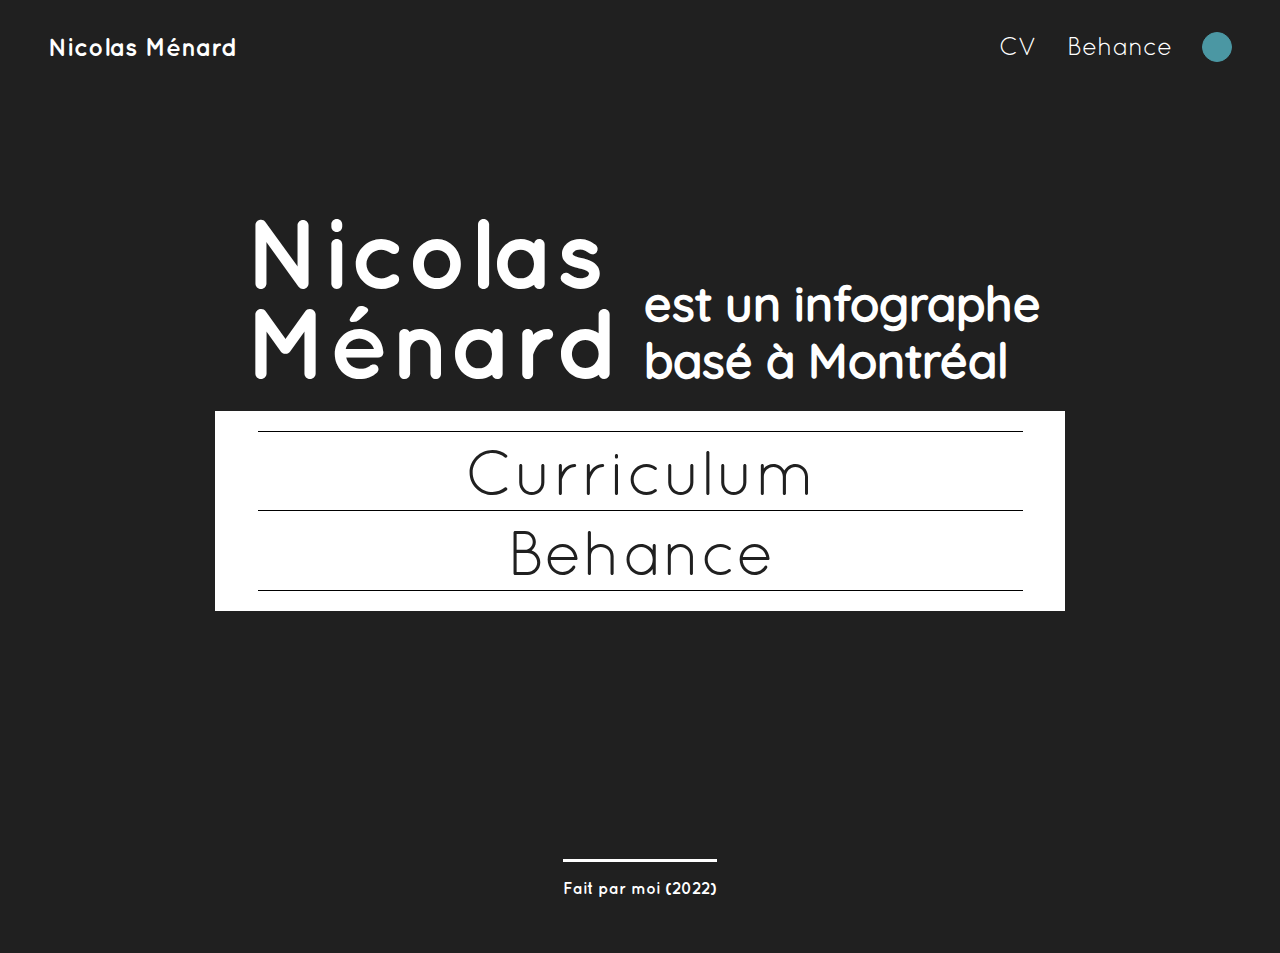
<file: index.html>
<!DOCTYPE html>
<html lang="fr-CA">
<head>
<meta charset="UTF-8">
<meta name="viewport" content="width=device-width, initial-scale=1">
<link rel="stylesheet" type="text/css" href="index_stylesheet.css">
<script type="text/javascript" src="script.js"></script>
<title>Nicolas Ménard</title>
</head>
<body id="body">
<header>
<div class="contenantNavigation">
<nav>
<ul class="navigation sansBullet">
  <li class="nav-1"><a href="index.html">Nicolas Ménard</a></li>
  <li class="nav-2"><a href="curriculum.html">CV</a></li>
  <li class="nav-3"><a href="https://www.behance.net/gallery/145959057/Portfolio-Nicolas-Mnard">Behance</a></li>
  <li class="nav-4"><button onclick = "cercle()" id="cercle" class="cercle"/></li>
</ul>
</nav>
</header>

<main>


<div class="containerTitre">
  <div class="titre">
    <h1>Nicolas<br/>Ménard</h1>
  </div>
  <div class="quoi">
    <h2>est un infographe<br/>basé à Montréal</h2>
  </div>
</div>

<div class="containerMenu">
  <div class="menu">

<button class="curriculum"><a href="curriculum.html">Curriculum</a></button>
<button class="portfolio"><a href="https://www.behance.net/gallery/145959057/Portfolio-Nicolas-Mnard">Behance</a></button>


  </div>
</div>



</containerTitre>
















</main>

<footer>
<div class="containerFooter">
<p class="footer">Fait par moi (2022)</p>
</div>
</footer>




</body>

</html>
</file>
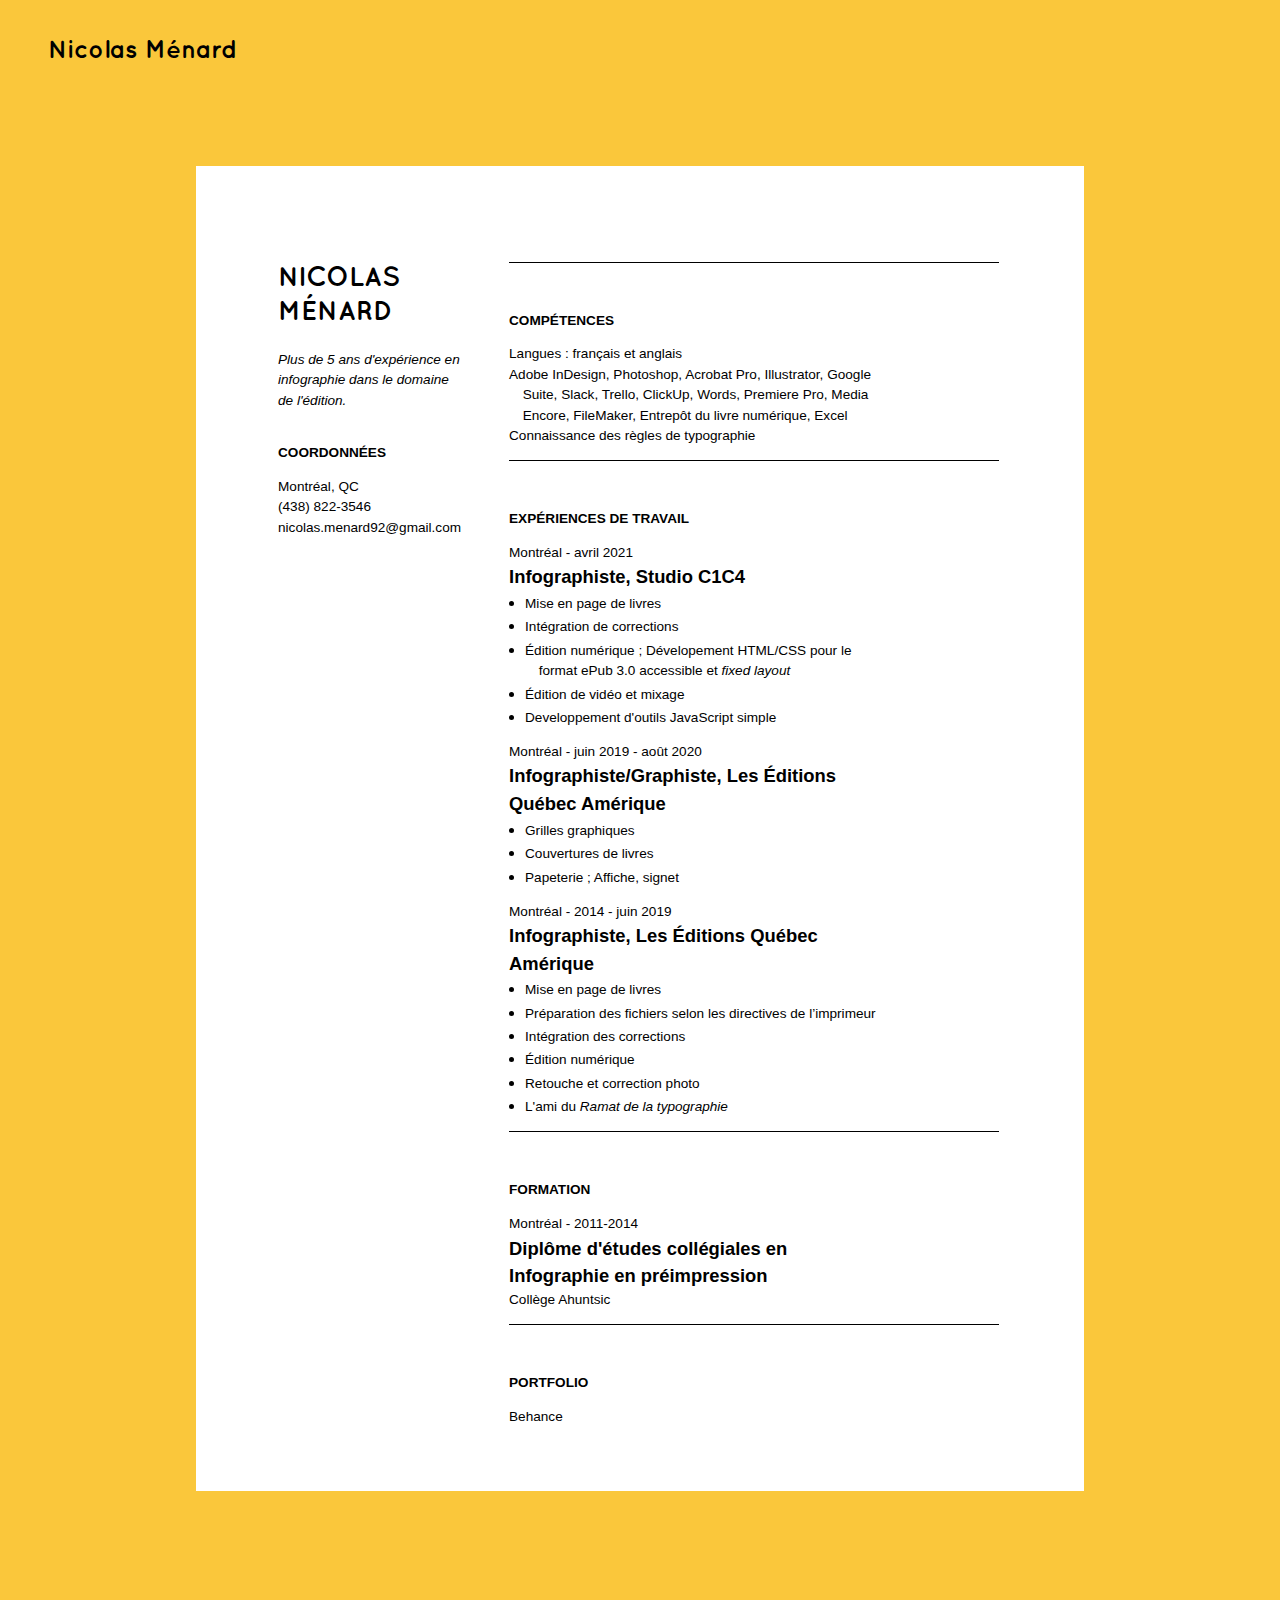
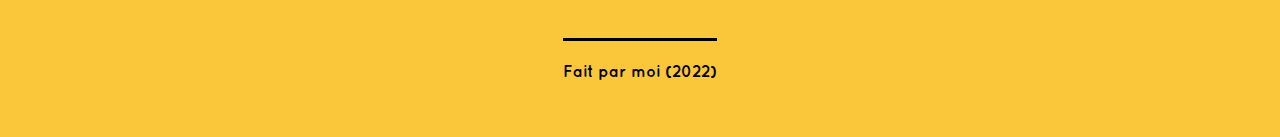
<file: curriculum.html>
<!DOCTYPE html>
<html lang="fr-CA">
<head>
<meta charset="UTF-8">
<meta name="viewport" content="width=device-width, initial-scale=1">

<!-- Our custom CSS -->
<link rel="stylesheet" type="text/css" href="index_stylesheet.css">
<link rel="stylesheet" type="text/css" href="curriculum_stylesheet.css">
<!-- <script src="script.js"></script>-->
<title>Curriculum</title>
</head>
<body id="body">
<header>
<div class="contenantNavigation">
<nav>
<ul class="navigation sansBullet">
  <li class="nav-1"><a href="index.html">Nicolas Ménard</a></li>
</li>
</ul>
</nav>
</header>



<div class="container" style="margin-bottom:96px;">




  <div class="containerIntro">



    <div class="plancheIntro">

<div class="coordonnees">

      <p class="textePresentation"><span class="nom">NICOLAS MÉNARD</span><br/><br/>Plus de 5 ans d'expérience en infographie dans le domaine de l'édition.</p>
</div>


<div class="coordonnees">
<li class="coordonnees">

 <ul class="coordonnees">
      <p class="titre"><b>Coordonnées</b></p>
              </ul>

  <ul class="coordonnees">
      <p class="tache">Montréal, QC</p>
              </ul>

  <ul class="coordonnees">

      <p class="tache">(438) 822-3546</p>
              </ul>

  <ul class="coordonnees" id="espaceApres">

    <p class="tache">nicolas.menard92@gmail.com</p>
        </ul>
</li>
</div>
    </div>
  </div>



  <div class="containerCV">

      <div class="plancheCV">    
          <div class="colonneGauche">
              <p class="titre">Compétences</p>
           </div>  

            <div class="colonneDroite">
                <p class="tache">Langues : français et anglais</p>
                <p class="tache">Adobe InDesign, Photoshop, Acrobat Pro, Illustrator, Google Suite, Slack, Trello, ClickUp, Words, Premiere Pro, Media Encore, FileMaker, Entrepôt du livre numérique, Excel</p>
                <p class="tache-espApres">Connaissance des règles de typographie</p>
            </div>
      </div>

    <div class="plancheCV"> 
              <div class="colonneGauche">
   
      <p class="titre">Expériences de&#160;travail</p>
                 </div>    
            <div class="colonneDroite">


      <p class="ville">Montréal - avril 2021</p>
      <p class="role">Infographiste, Studio C1C4</p>

  <ul>
      <li><p class="tache">Mise en page de livres</p></li>
      <li><p class="tache">Intégration de corrections</p></li>
      <li><p class="tache">Édition numérique ; Dévelopement HTML/CSS pour le format ePub 3.0 accessible et <i>fixed layout</i></p></li>
      <li><p class="tache">Édition de vidéo et mixage</p></li>
      <li><p class="tache-espApres">Developpement d'outils JavaScript simple</p></li>

</ul>



      <p class="ville">Montréal - juin 2019 - août 2020</p>
      <p class="role">Infographiste/Graphiste, Les Éditions Québec Amérique</p>
 
  <ul>

      <li><p class="tache">Grilles graphiques</p></li>
      <li><p class="tache">Couvertures de livres</p></li>
      <li><p class="tache-espApres">Papeterie ; Affiche, signet</p></li>
</ul>



      <p class="ville">Montréal - 2014 - juin 2019</p>
      <p class="role">Infographiste, Les Éditions Québec Amérique</p>

  <ul>
      <li><p class="tache">Mise en page de livres</p></li>
      <li><p class="tache">Préparation des fichiers selon les directives de l’imprimeur</p></li>
      <li><p class="tache">Intégration des corrections</p></li>
      <li><p class="tache">Édition numérique</p></li>
      <li><p class="tache">Retouche et correction photo</p></li>
      <li><p class="tache-espApres">L'ami du <i><a href="https://www.ramat.ca/">Ramat de la typographie</a></i></p></li>

</ul>



   </div>


   </div>

    <div class="plancheCV"> 
              <div class="colonneGauche">
   
      <p class="titre">Formation</p>
                 </div>    
            <div class="colonneDroite">

      <p class="ville">Montréal - 2011-2014</p>
      <p class="role">Diplôme d'études collégiales en Infographie en préimpression</p>
      <p class="tache-espApres">Collège Ahuntsic</p>
   </div>
   </div>

    <div class="plancheCV">   
              <div class="colonneGauche">
 
      <p class="titre">Portfolio</p>
                 </div>    
            <div class="colonneDroite">
      
            <p class="tache-espApres"><a href="https://www.behance.net/gallery/145959057/Portfolio-Nicolas-Mnard">Behance</a></p>

   </div>
   </div>
  </div>













</div>



<footer>
<div class="containerFooter">
<p class="footer">Fait par moi (2022)</p>
</div>
</footer>




</body>

</html>
</file>
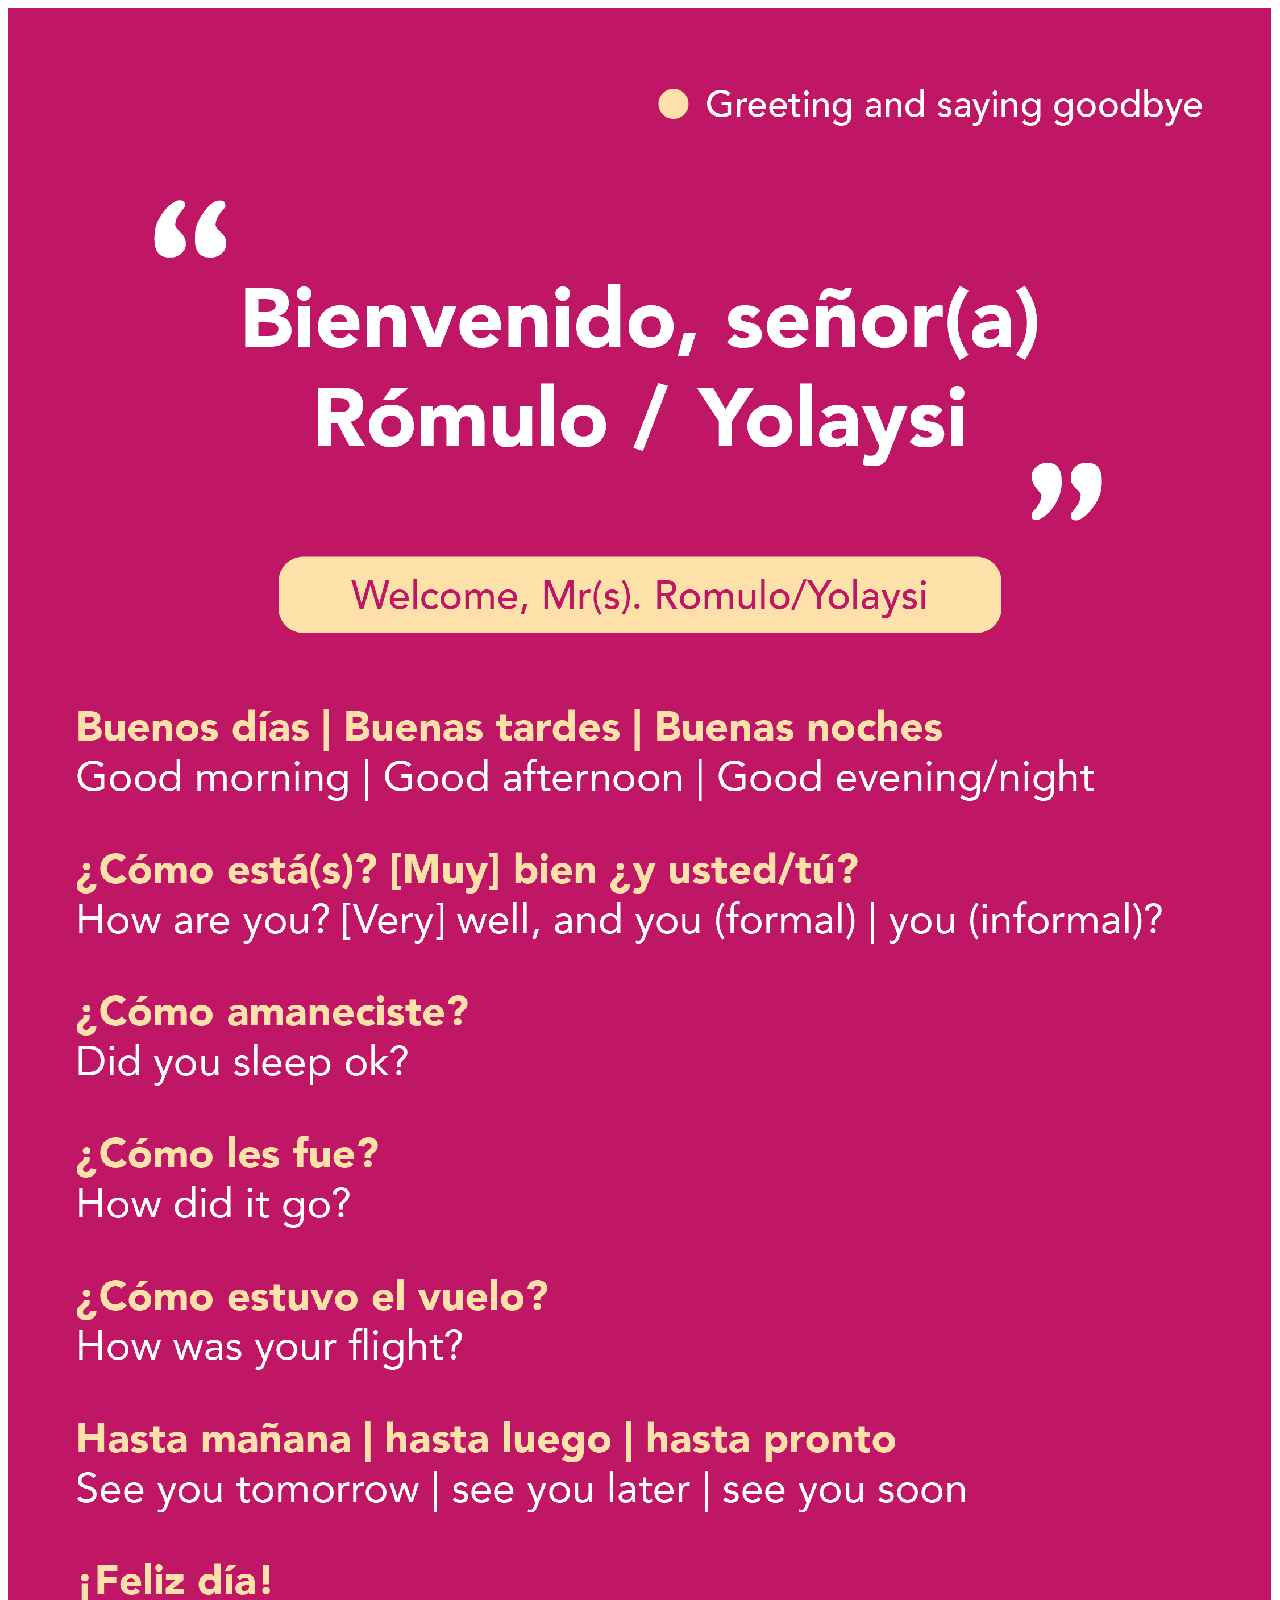
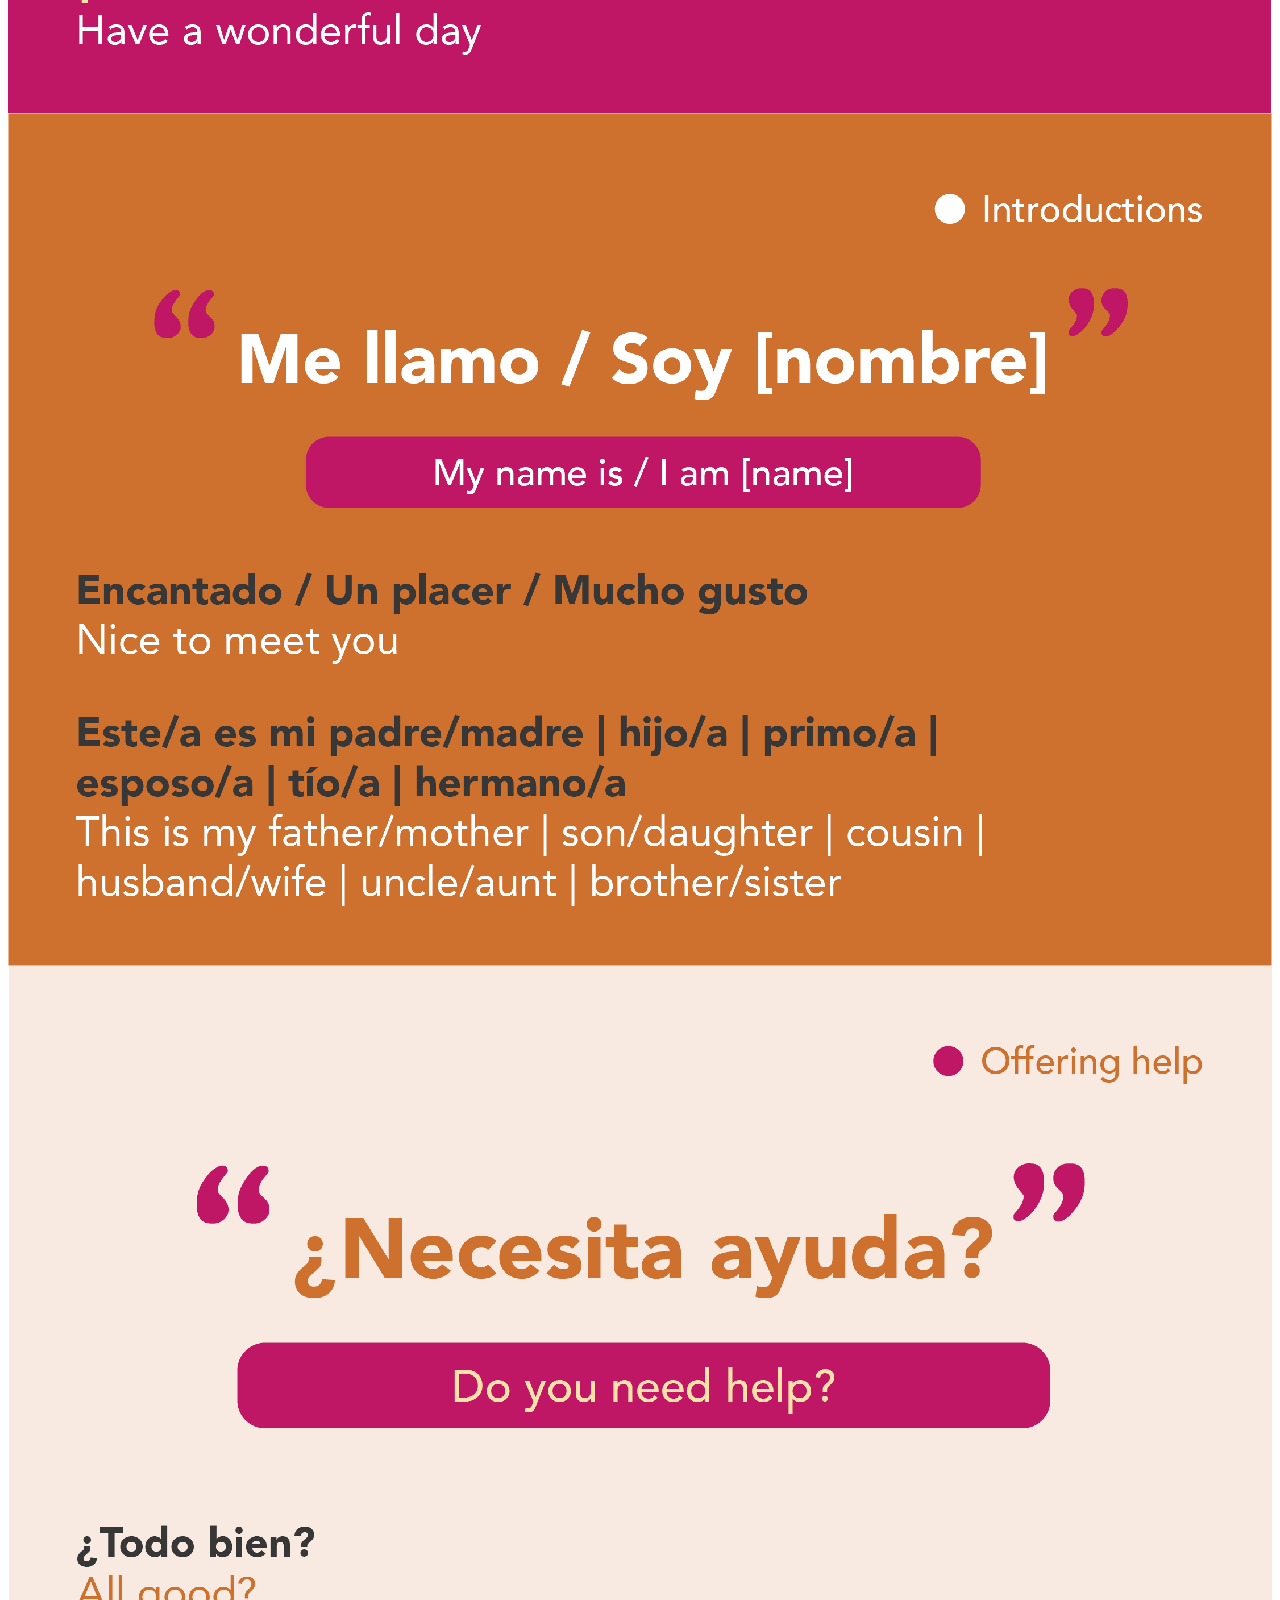
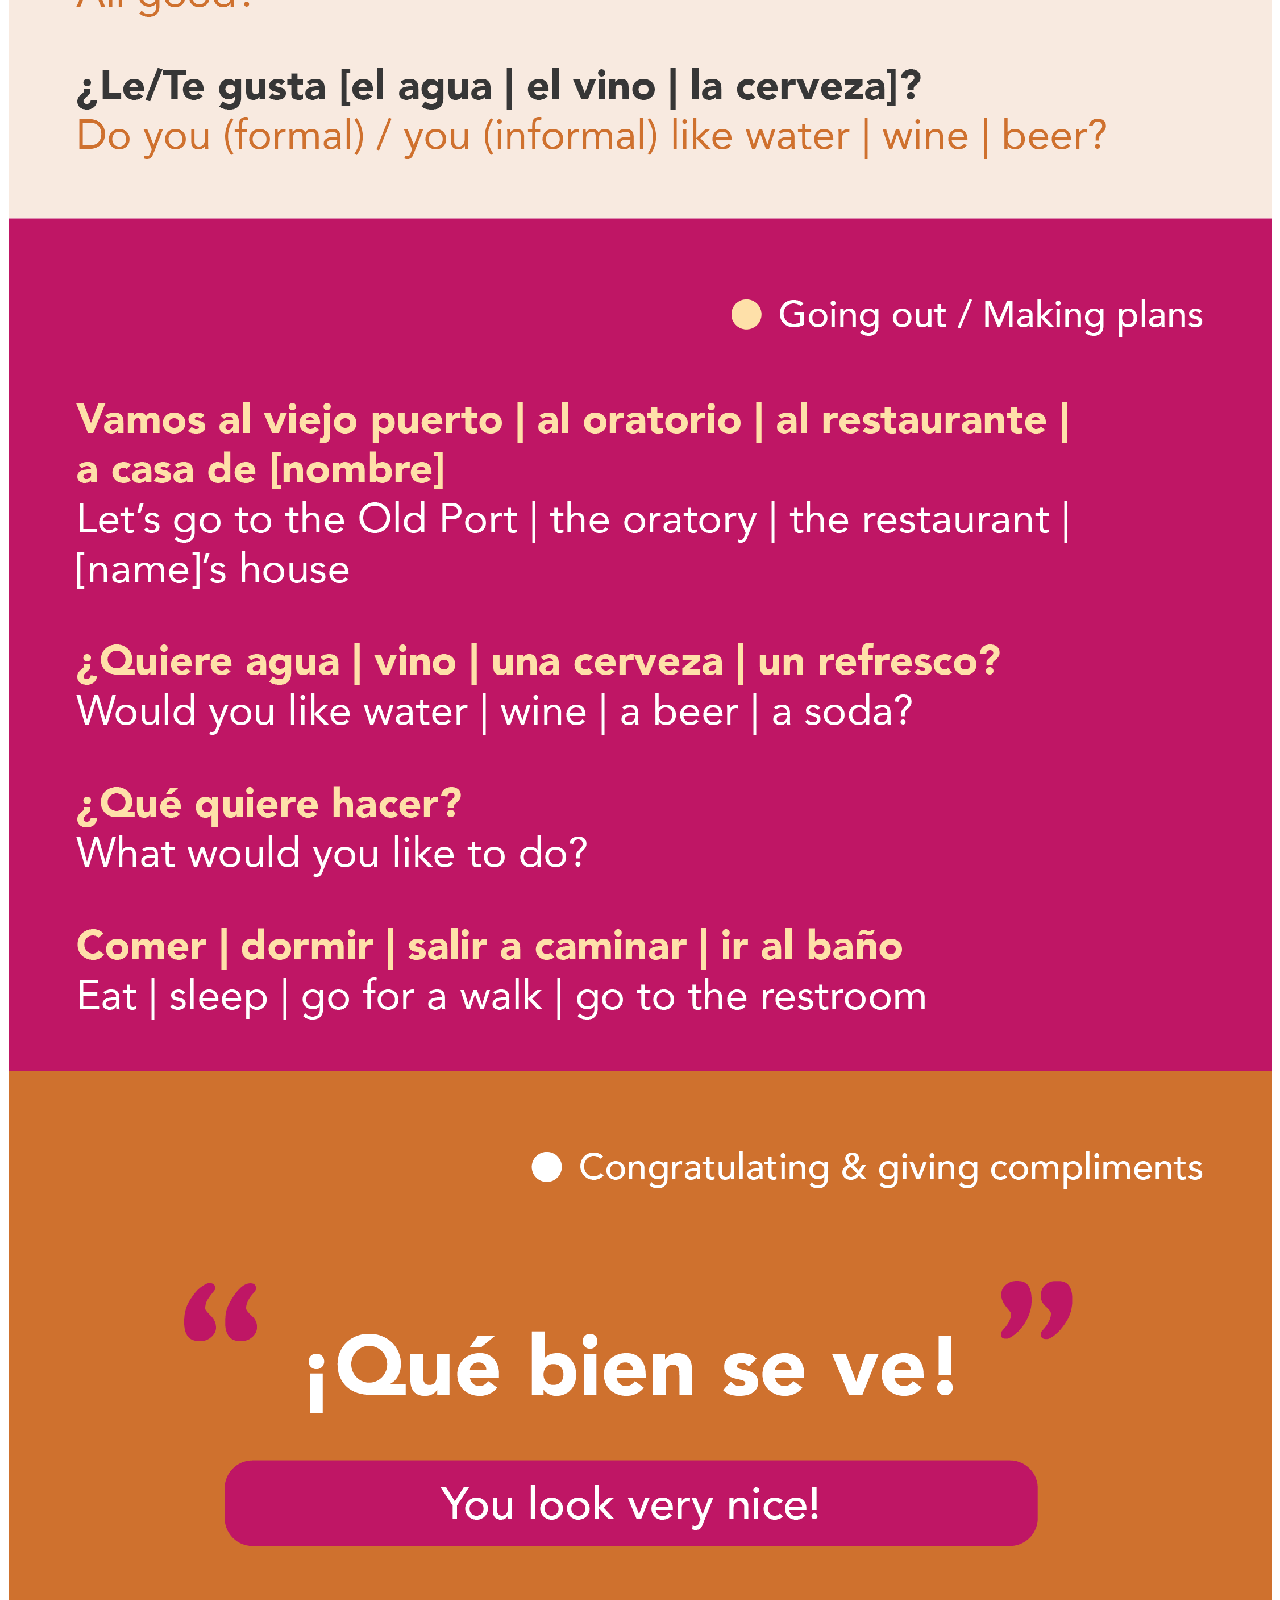
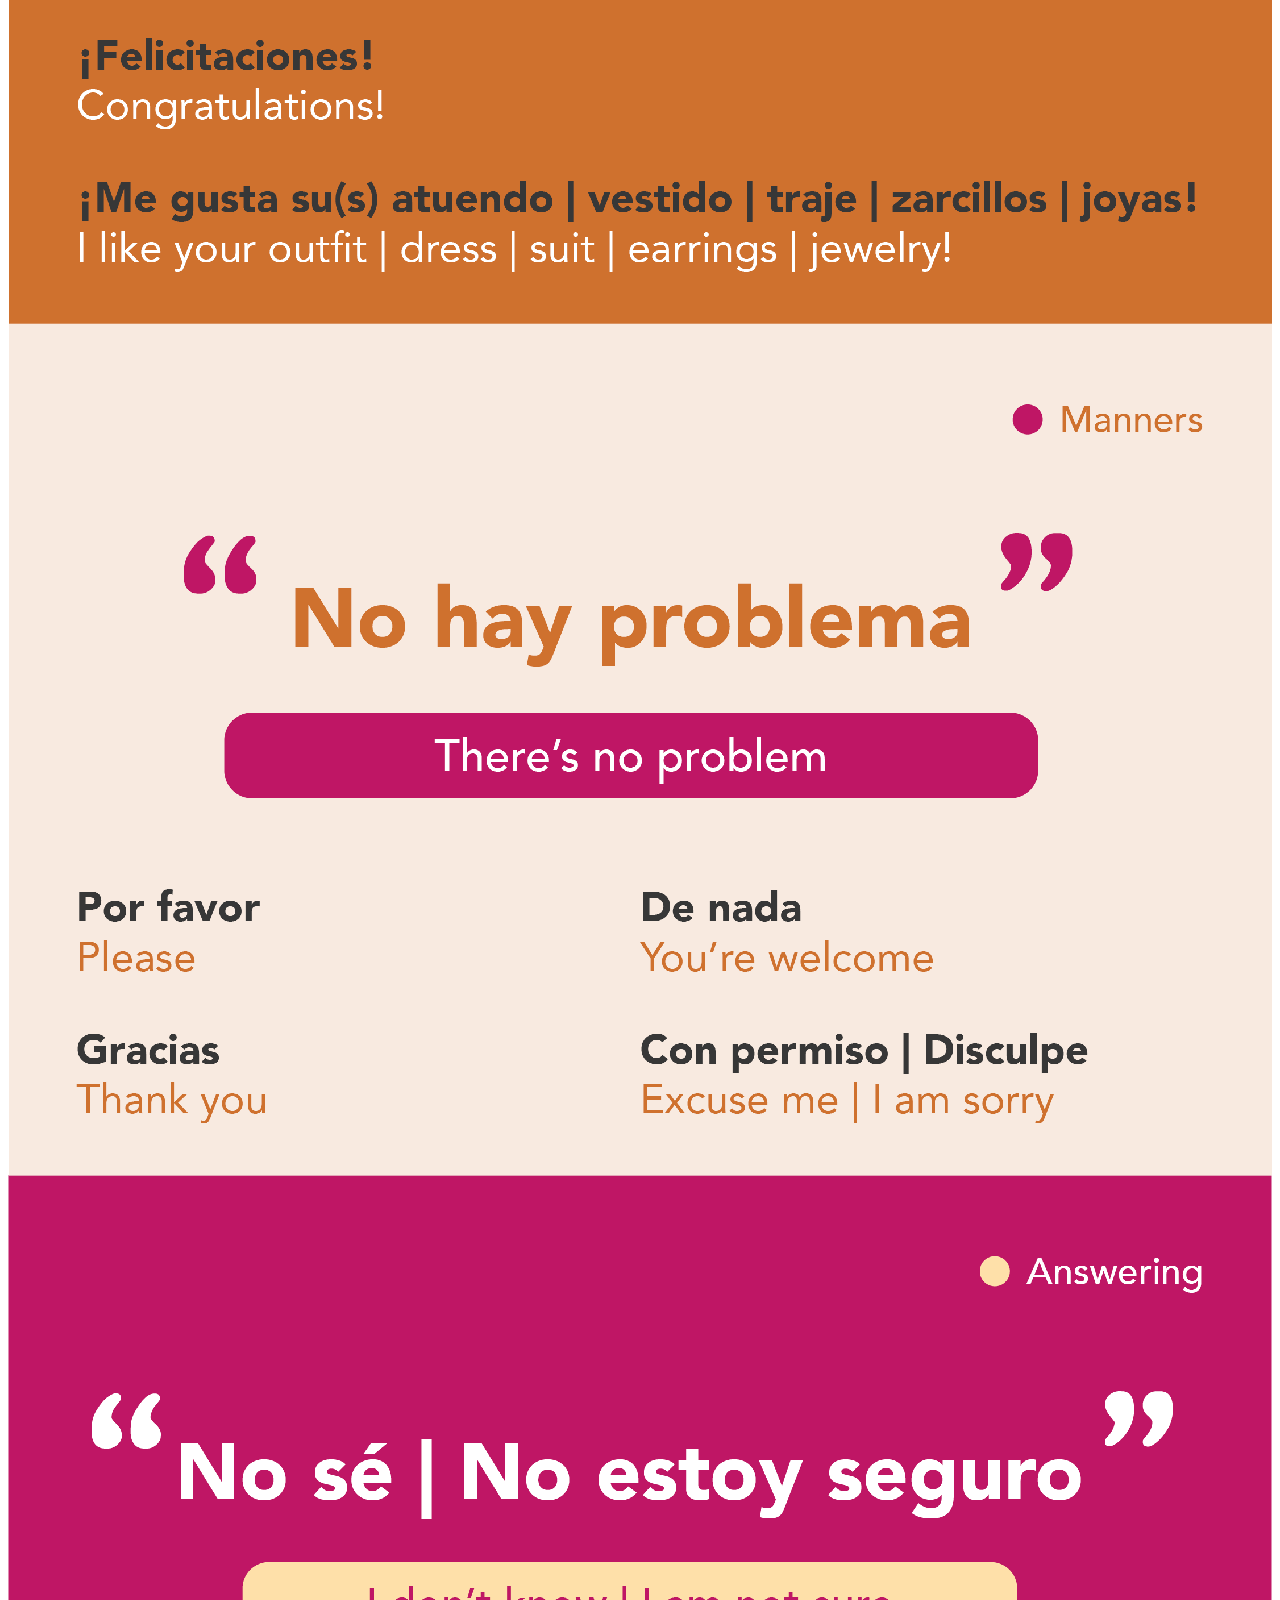
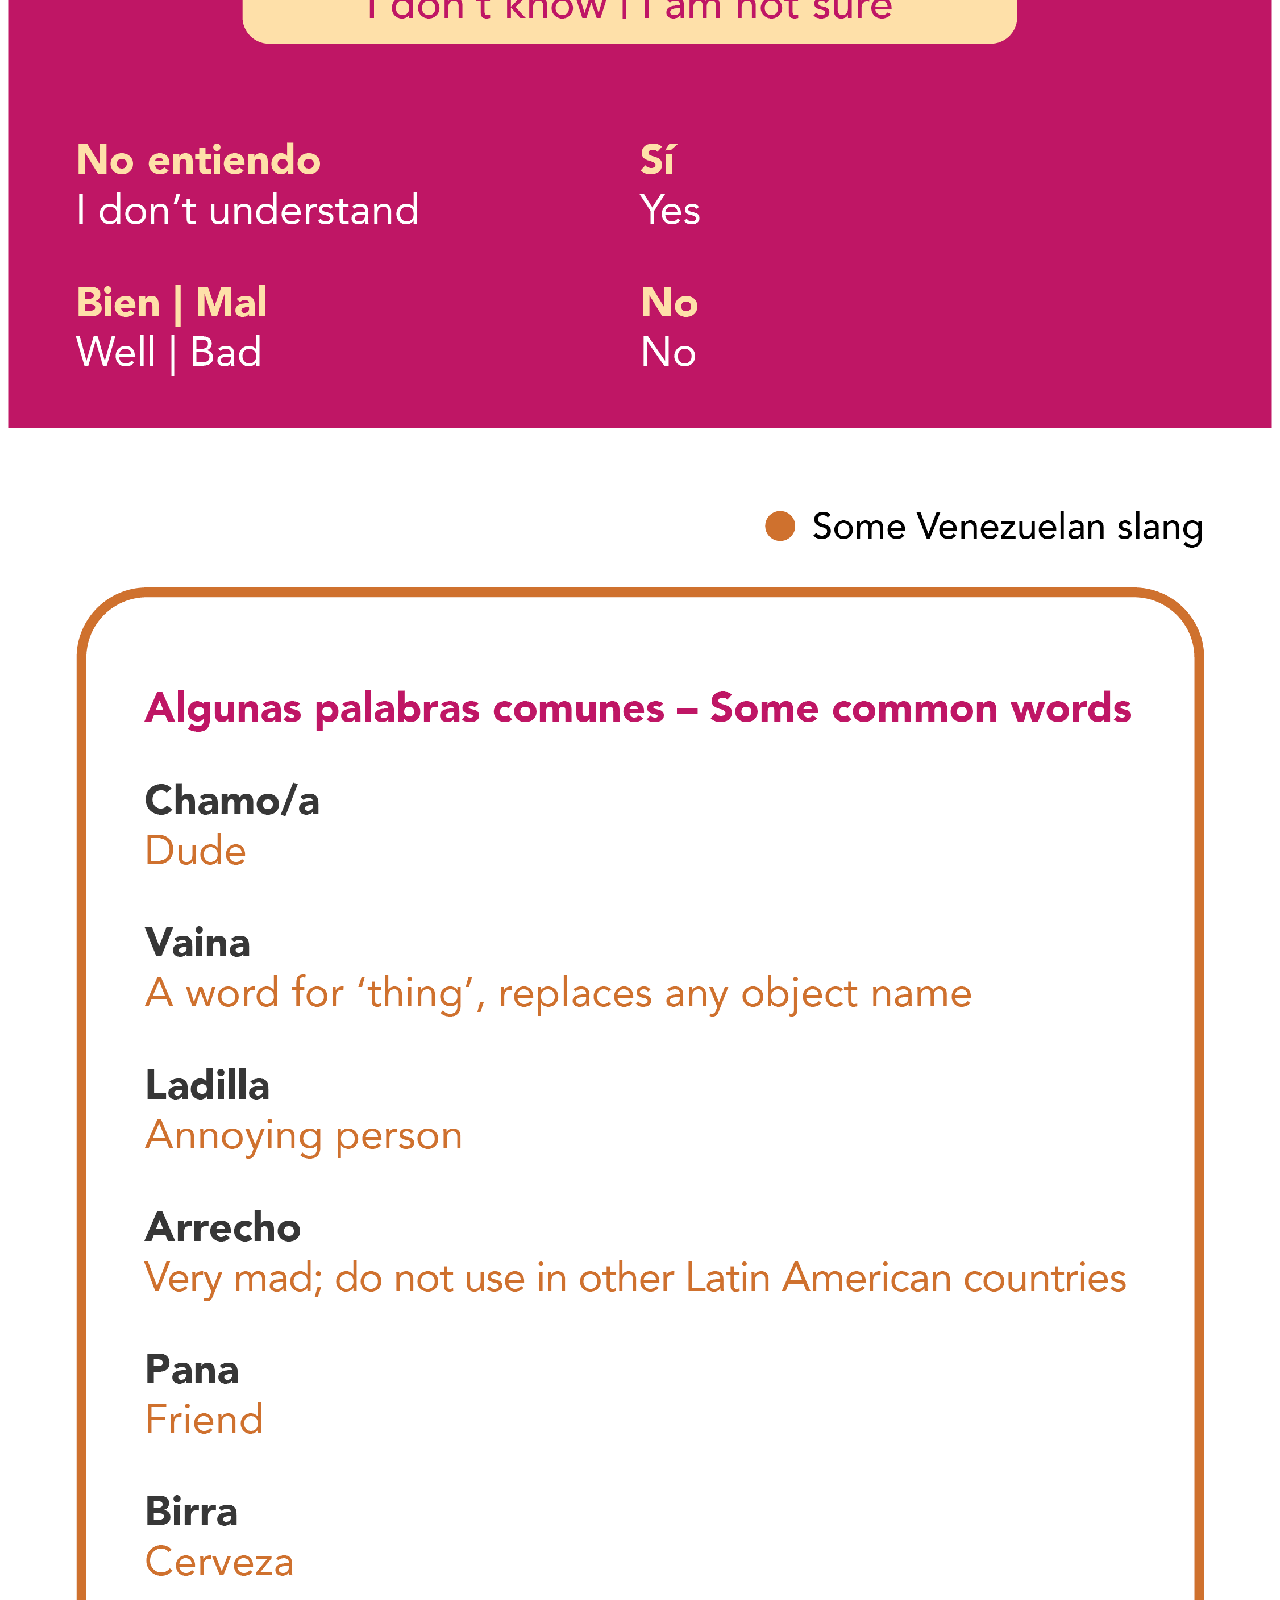
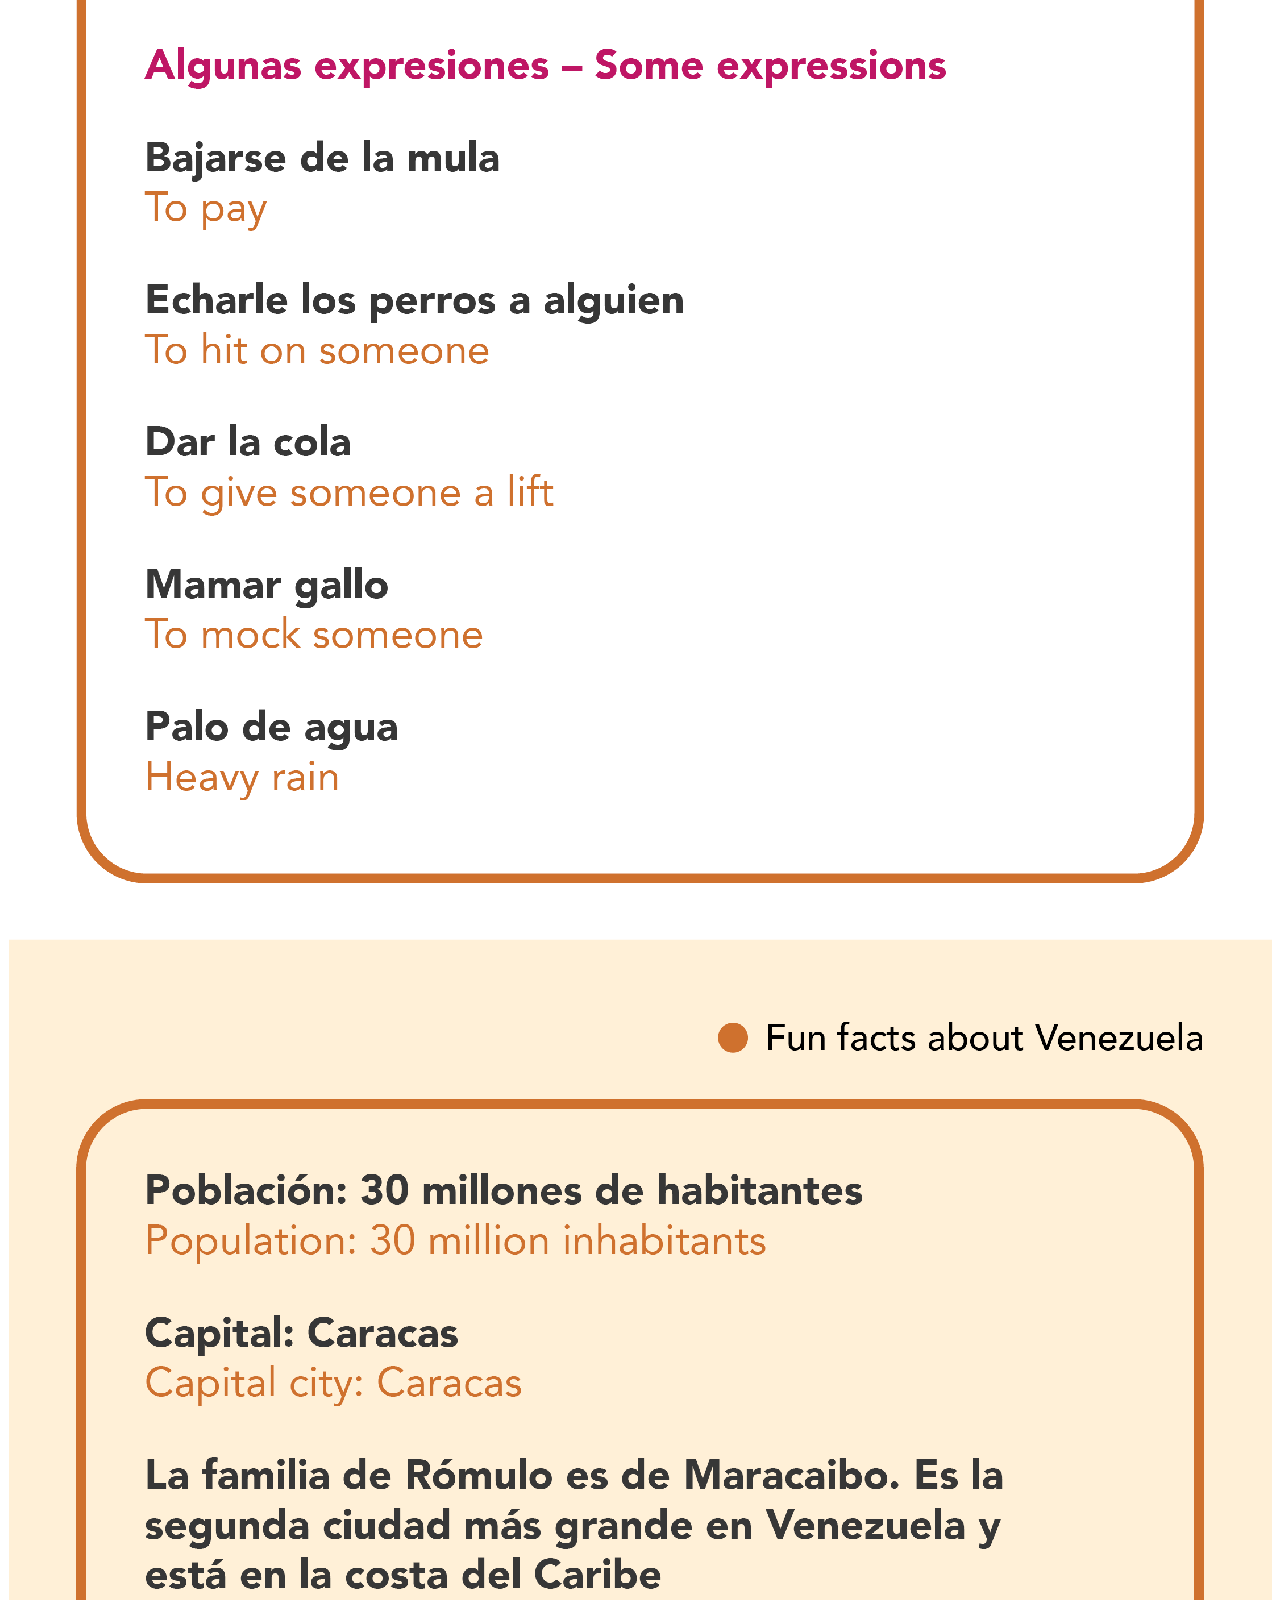
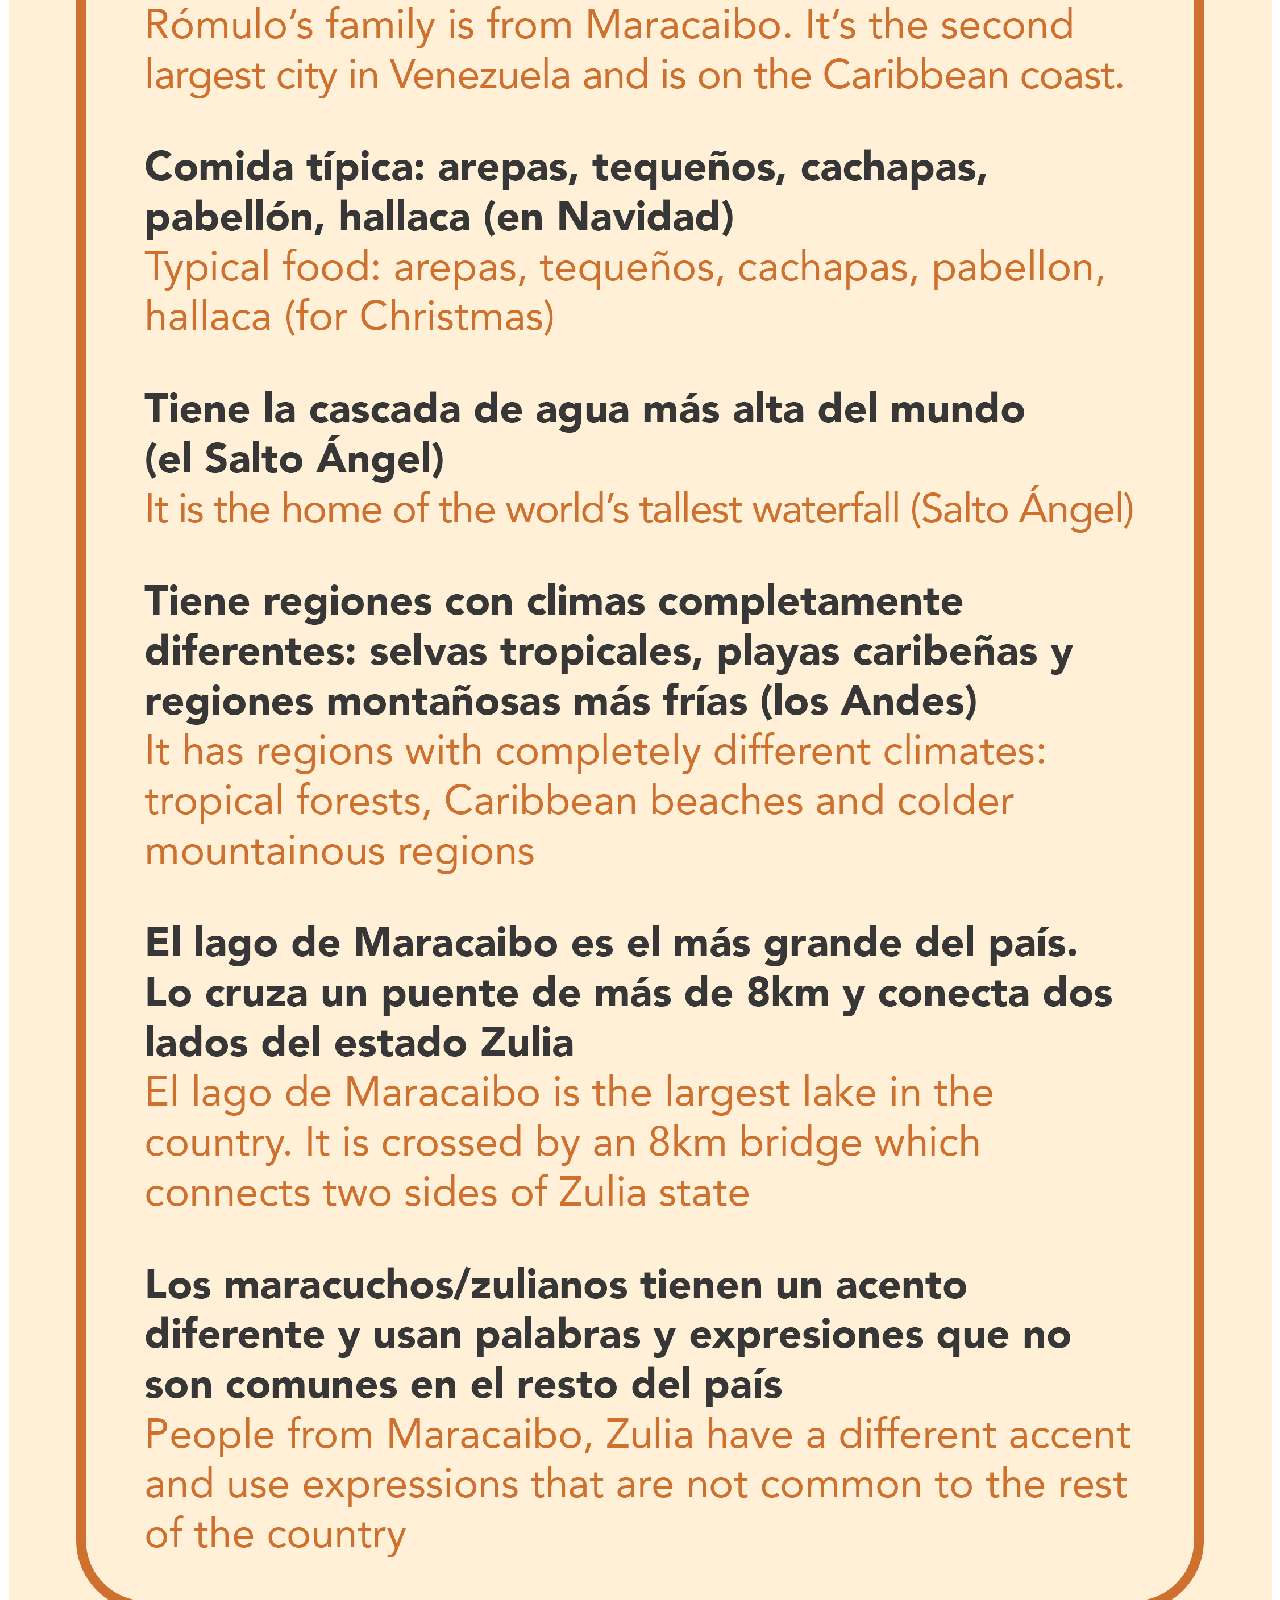
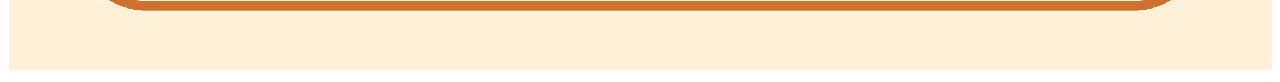
<file: spanishguide.html>
<!DOCTYPE html>
<html>
<head>
<meta name="viewport" content="width=device-width, initial-scale=1.0">
<style>
img {
  width: 100%;
  height: auto;
  padding-top: 0px;
 padding-bottom: 0px;
 padding-left: 0px;
 padding-right: 0px;
}
</style>
</head>
<body>

<img src="guideWedding.png" width="460" height="345" padding="0">

</body>
</html>
</file>
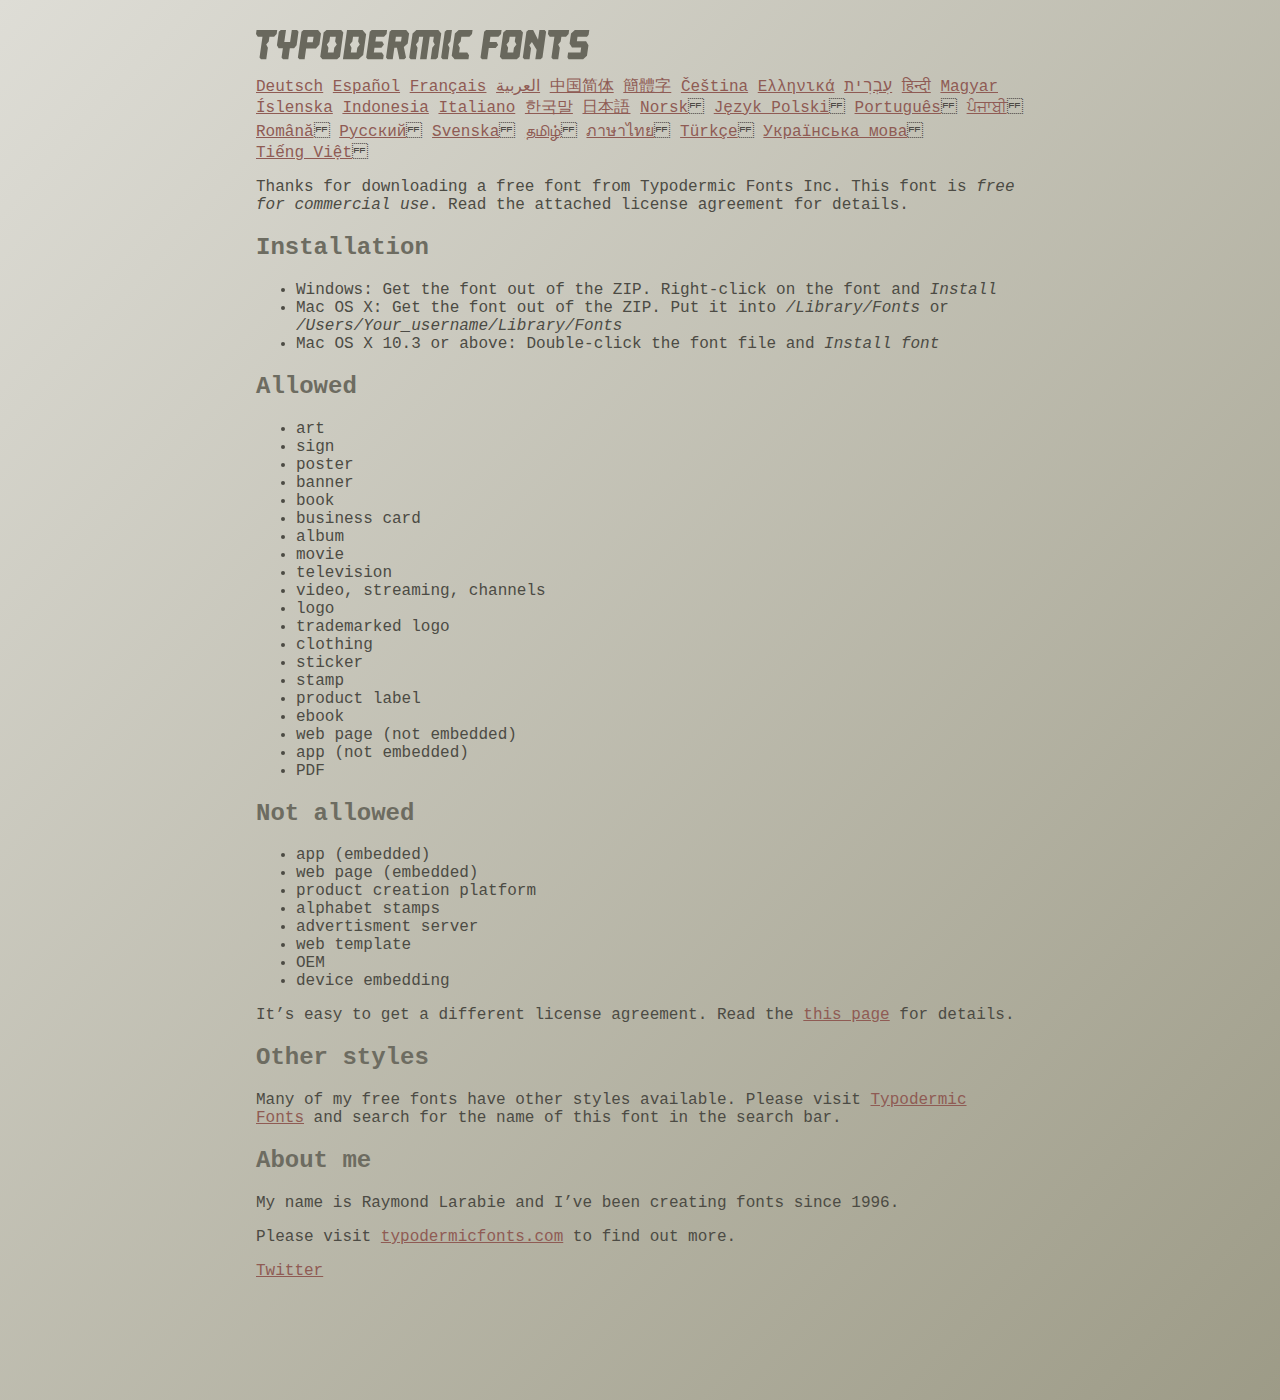
<file: fonts/built_titling/read-this.html>
<head>
<meta http-equiv="Content-Type" content="text/html; charset=utf-8">
<title>Typodermic Fonts Inc. Freeware Font instructions 2014</title>
<style type="text/css">
body {
	margin:30px 20% 120px 20%;
	padding:0px;
	font-family:Consolas, Courier, sans-serif;
	color:#4c4b44;
	background-color:#c2c1b3;

/* IE10 Consumer Preview */ 
background-image: -ms-linear-gradient(top left, #DEDDD6 0%, #9D9B87 100%);

/* Mozilla Firefox */ 
background-image: -moz-linear-gradient(top left, #DEDDD6 0%, #9D9B87 100%);

/* Opera */ 
background-image: -o-linear-gradient(top left, #DEDDD6 0%, #9D9B87 100%);

/* Webkit (Safari/Chrome 10) */ 
background-image: -webkit-gradient(linear, left top, right bottom, color-stop(0, #DEDDD6), color-stop(1, #9D9B87));

/* Webkit (Chrome 11+) */ 
background-image: -webkit-linear-gradient(top left, #DEDDD6 0%, #9D9B87 100%);

/* W3C Markup, IE10 Release Preview */ 
background-image: linear-gradient(to bottom right, #DEDDD6 0%, #9D9B87 100%);

	}
h2 {color:#6d6c61;}
a {color:#8f5b54;}
a:hover {color:#ffffff; background-color:#9a998c;}
</style>
</head>

<body>

<svg width="350px" height="30px">
	<path fill="#69685D" d="M0,4.006L0.554,0h20.674l-0.553,4.006l-2.559,2.772h-4.688l-0.682,4.816l-2.515,3.026l1.663,3.07
		l-1.62,11.594H4.987l-1.448-1.79l2.94-20.716H1.791L0,4.006z"/>
	<path fill="#69685D" d="M35.8,0h5.285l1.408,1.791l-1.876,13.343l-2.515,3.111h-4.264l-1.534,11.04h-5.286l-1.449-1.79l1.322-9.25
		h-4.263l-1.705-3.111l1.875-13.343L24.76,0h5.242l-1.706,12.064h5.799L35.8,0z"/>
	<path fill="#69685D" d="M62.09,0l2.899,3.453L63.412,14.58l-3.496,3.962h-9.805l-1.491,10.742h-5.244l-1.493-1.79l3.625-25.704
		L47.469,0H62.09z M50.965,12.362h5.797l0.81-5.583h-5.799L50.965,12.362z"/>
	<path fill="#69685D" d="M64.256,26.642l3.367-24.041L70.523,0h14.664l2.132,2.601l-3.368,24.041l-2.856,2.643H66.431L64.256,26.642
		z M73.335,11.595l-2.514,3.026l1.663,3.07l-0.683,4.816H77.6l0.68-4.816l2.516-3.07l-1.663-3.026l0.681-4.816h-5.796L73.335,11.595
		z"/>
	<path fill="#69685D" d="M86.926,29.285L91.017,0h15.518l3.581,4.307l-2.899,20.673l-4.774,4.305H86.926z M96.345,11.595
		l-2.515,3.026l1.664,3.07l-0.683,4.816h5.798l0.681-4.816l2.516-3.07l-1.663-3.026l0.681-4.816h-5.796L96.345,11.595z"/>
	<path fill="#69685D" d="M127.114,29.285h-15.473l-1.492-1.79l3.624-25.704L115.731,0h15.389l-0.554,4.006l-2.557,2.772h-7.971
		l-0.684,4.816h6.906l1.662,3.026l-2.515,3.111h-6.905l-0.683,4.775h8.057l1.791,2.771L127.114,29.285z"/>
	<path fill="#69685D" d="M150.21,0l2.898,3.453l-1.405,9.977l-3.881,3.452l2.217,10.613l-1.748,1.79h-4.944l-2.387-11.553h-2.6
		l-1.622,11.553h-5.241l-1.493-1.79l3.624-25.704L135.588,0H150.21z M145.691,6.779h-5.796l-0.683,4.816h5.799L145.691,6.779z"/>
	<path fill="#69685D" d="M159.92,29.285h-5.242l-1.492-1.79l3.41-24.042L160.432,0h21.911l2.897,3.453l-3.409,24.042l-1.876,1.79
		h-5.284l1.617-11.594l2.517-3.07l-1.662-3.026l0.681-4.816h-4.092l-3.154,22.506h-6.522l3.155-22.506h-4.134l-0.683,4.816
		l-2.515,3.026l1.663,3.07L159.92,29.285z"/>
	<path fill="#69685D" d="M191.879,29.285h-5.244l-1.492-1.79l3.624-25.704L190.728,0h5.242l-1.619,11.595l-2.516,3.026l1.663,3.07
		L191.879,29.285z"/>
	<path fill="#69685D" d="M213.018,25.279l-0.554,4.006h-13.854l-2.899-3.494l3.156-22.338L202.702,0h13.854l-0.555,4.006
		l-2.558,2.772h-8.1l-0.683,4.816l-2.515,3.026l1.663,3.07l-0.683,4.816h8.1L213.018,25.279z"/>
	<path fill="#69685D" d="M226.007,29.285l-1.492-1.79l3.624-25.704L230.1,0h15.473l-0.554,4.006l-2.557,2.772h-8.058l-0.724,5.115
		h6.818l1.664,3.07l-2.557,3.11h-6.82l-1.535,11.211H226.007z"/>
	<path fill="#69685D" d="M243.903,26.642l3.368-24.041L250.17,0h14.663l2.131,2.601l-3.367,24.041l-2.855,2.643h-14.664
		L243.903,26.642z M252.983,11.595l-2.516,3.026l1.662,3.07l-0.681,4.816h5.796l0.684-4.816l2.515-3.07l-1.664-3.026l0.684-4.816
		h-5.798L252.983,11.595z"/>
	<path fill="#69685D" d="M280.639,19.822l-4.731-7.758l-2.516,3.069l1.662,3.069l-1.533,11.082h-5.244l-1.493-1.79l3.626-25.704
		L272.37,0h4.773l4.902,9.677L283.41,0h5.285l1.407,1.791l-3.623,25.704l-1.877,1.79h-5.285L280.639,19.822z"/>
	<path fill="#69685D" d="M291.926,4.006L292.48,0h20.674l-0.554,4.006l-2.557,2.772h-4.691l-0.681,4.816l-2.516,3.026l1.664,3.07
		l-1.621,11.594h-5.285l-1.451-1.79l2.942-20.716h-4.689L291.926,4.006z"/>
	<path fill="#69685D" d="M325.168,17.478h-9.209l-2.387-3.923l1.45-10.102L318.857,0h14.452l-0.682,4.86l-1.621,1.918h-9.506
		l-0.64,4.561h9.208l2.388,3.878l-1.493,10.572l-3.836,3.494h-14.579l-1.107-1.917l0.682-4.86h12.362L325.168,17.478z"/>
</svg>

<br>

<p translate="no">

<a href="https://translate.google.com/translate?hl=en&sl=en&tl=de&u=https://typodermicfonts.com/wp-content/uploads/2021/04/read-this.html&sandbox=0&usg=ALkJrhivq6___mill12Uw6fPvMWyJxstkw">Deutsch</a>

<a href="https://translate.google.com/translate?hl=en&sl=en&tl=es&u=https://typodermicfonts.com/wp-content/uploads/2021/04/read-this.html&sandbox=0&usg=ALkJrhjAt3cpinDeMTX6Ro8UcZFqaE8K5Q">Español</a>

<a href="https://translate.google.com/translate?hl=en&sl=en&tl=fr&u=https://typodermicfonts.com/wp-content/uploads/2021/04/read-this.html&sandbox=0&usg=ALkJrhjObLPhFyyhwigF-dBoOZ3eXYdDsw">Français</a>

<a href="https://translate.google.com/translate?hl=en&sl=en&tl=ar&u=https://typodermicfonts.com/wp-content/uploads/2021/04/read-this.html&sandbox=0&usg=ALkJrhg2hs-st3zodt-AjmoeuPHfyJsTEg">العربية</a>

<a href="https://translate.google.com/translate?hl=en&sl=en&tl=zh-CN&u=https://typodermicfonts.com/wp-content/uploads/2021/04/read-this.html&sandbox=0&usg=ALkJrhiilVnjG1Ks0DN7UyRqbKExhxAT-Q">中国简体</a>

<a href="https://translate.google.com/translate?hl=en&sl=en&tl=zh-TW&u=https://typodermicfonts.com/wp-content/uploads/2021/04/read-this.html&sandbox=0&usg=ALkJrhiSCPRAYToARlHI4kxIK9eCIFKQhw">簡體字</a>

<a href="https://translate.google.com/translate?hl=en&sl=en&tl=cs&u=https://typodermicfonts.com/wp-content/uploads/2021/04/read-this.html&sandbox=0&usg=ALkJrhj3z2HOOmCXLT-ApYW2SCeBvTGvTA">Čeština</a>

<a href="https://translate.google.com/translate?hl=en&sl=en&tl=el&u=https://typodermicfonts.com/wp-content/uploads/2021/04/read-this.html&sandbox=0&usg=ALkJrhhoORG-43TvZ2NVrll3T0oyOZE0VA">Ελληνικά</a>

<a href="https://translate.google.com/translate?hl=en&sl=en&tl=iw&u=https://typodermicfonts.com/wp-content/uploads/2021/04/read-this.html&sandbox=0&usg=ALkJrhiP4kLXdDxVNuV6-9tHJ8Tbt-1xKw">עִבְרִית</a>

<a href="https://translate.google.com/translate?hl=en&sl=en&tl=hi&u=https://typodermicfonts.com/wp-content/uploads/2021/04/read-this.html&sandbox=0&usg=ALkJrhhJmUufReWrMTSaGKPPOqV7q5jpGQ">हिन्दी</a>

<a href="https://translate.google.com/translate?hl=en&sl=en&tl=hu&u=https://typodermicfonts.com/wp-content/uploads/2021/04/read-this.html&sandbox=0&usg=ALkJrhgfcL_UwP3jkr6Vvq35rkhETFuTug">Magyar</a>

<a href="https://translate.google.com/translate?hl=en&sl=en&tl=is&u=https://typodermicfonts.com/wp-content/uploads/2021/04/read-this.html&sandbox=0&usg=ALkJrhjpK9lELyRP50Vv3RNgqCJDb6d-GQ">Íslenska</a>

<a href="https://translate.google.com/translate?hl=en&sl=en&tl=id&u=https://typodermicfonts.com/wp-content/uploads/2021/04/read-this.html&sandbox=0&usg=ALkJrhiExV3gmyXBUVqcwNiGiUWQSRrgIQ">Indonesia</a>

<a href="https://translate.google.com/translate?hl=en&sl=en&tl=it&u=https://typodermicfonts.com/wp-content/uploads/2021/04/read-this.html&sandbox=0&usg=ALkJrhgMr2_uulaLYRSFz8C34rtcbN6XEg">Italiano</a>

<a href="https://translate.google.com/translate?hl=en&sl=en&tl=ko&u=https://typodermicfonts.com/wp-content/uploads/2021/04/read-this.html&sandbox=0&usg=ALkJrhhl_nNXiOMIiBERq879UXH1XYfZGw">한국말</a>

<a href="https://translate.google.com/translate?hl=en&ie=UTF8&prev=_t&sl=en&tl=ja&u=https://typodermicfonts.com/wp-content/uploads/2021/04/read-this.html&sandbox=0&usg=ALkJrhi2FvSFgSUub72-Sq2moIRAosCiLA">日本語</a>

<a href="https://translate.google.com/translate?hl=en&sl=en&tl=no&u=https://typodermicfonts.com/wp-content/uploads/2021/04/read-this.html&sandbox=0&usg=ALkJrhhnf9AGd5hfxwA04e1w-tfYPha1ww">Norsk</a>
<a href="https://translate.google.com/translate?hl=en&sl=en&tl=pl&u=https://typodermicfonts.com/wp-content/uploads/2021/04/read-this.html&sandbox=0&usg=ALkJrhjZTe5eJRrZffLe0zgqEHPrMb8pOQ">Język&nbsp;Polski</a>
<a href="https://translate.google.com/translate?hl=en&sl=en&tl=pt-BR&u=https://typodermicfonts.com/wp-content/uploads/2021/04/read-this.html&sandbox=0&usg=ALkJrhg-zp3i6AcZCv02ONjZ5YvkcCFDBw">Português</a>
<a href="https://translate.google.com/translate?hl=en&sl=en&tl=pa&u=https://typodermicfonts.com/wp-content/uploads/2021/04/read-this.html&sandbox=0&usg=ALkJrhhPEMoYvW59_DJT7y6fxgG2IMh23A">ਪੰਜਾਬੀ</a>
<a href="https://translate.google.com/translate?hl=en&sl=en&tl=ro&u=https://typodermicfonts.com/wp-content/uploads/2021/04/read-this.html&sandbox=0&usg=ALkJrhgD0R8zxuQQh-YmFpQTJdvjhAYm2A">Română</a>
<a href="https://translate.google.com/translate?hl=en&sl=en&tl=ru&u=https://typodermicfonts.com/wp-content/uploads/2021/04/read-this.html&sandbox=0&usg=ALkJrhgI6c7Pd-FCcipT4xc2NPTefj5JJg">Русский</a>
<a href="https://translate.google.com/translate?hl=en&sl=en&tl=sv&u=https://typodermicfonts.com/wp-content/uploads/2021/04/read-this.html&sandbox=0&usg=ALkJrhhA8gW_-rjCbZQ5TK46zFMB3_StEQ">Svenska</a>
<a href="https://translate.google.com/translate?hl=en&sl=en&tl=ta&u=https://typodermicfonts.com/wp-content/uploads/2021/04/read-this.html&sandbox=0&usg=ALkJrhiwxxCEPzu3pHBXP-fbTZaOzYqe3g">தமிழ்</a>
<a href="https://translate.google.com/translate?hl=en&sl=en&tl=th&u=https://typodermicfonts.com/wp-content/uploads/2021/04/read-this.html&sandbox=0&usg=ALkJrhjP1N1DRUB1M81k5mi5KnRtt5C2-Q">ภาษาไทย</a>
<a href="https://translate.google.com/translate?hl=en&sl=en&tl=tr&u=https://typodermicfonts.com/wp-content/uploads/2021/04/read-this.html&sandbox=0&usg=ALkJrhiTYbD039OWznCcGyQnMy89_v-1gA">Türkçe</a>
<a href="https://translate.google.com/translate?hl=en&sl=en&tl=uk&u=http%3A%2F%2Ftypodermicfonts.com%2Fwp-content%2Fuploads%2F2014%2F02%2Fread-this.html">Українська&nbsp;мова</a>
<a href="https://translate.google.com/translate?hl=en&sl=en&tl=vi&u=https://typodermicfonts.com/wp-content/uploads/2021/04/read-this.html&sandbox=0&usg=ALkJrhirTQPOLCZognLpxOvJQT_158y07A">Tiếng&nbsp;Việt</a>
</p>


<p>Thanks for downloading a free font from <span translate="no">Typodermic Fonts Inc.</span> This font is <em>free for commercial use</em>. Read the attached license agreement for details.</p>


<h2>Installation</h2>

<ul>
<li>Windows: Get the font out of the ZIP. Right-click on the font and <em>Install</em>
<li>Mac OS X: Get the font out of the ZIP. Put it into <cite translate="no">/Library/Fonts</cite> or <cite translate="no">/Users/Your_username/Library/Fonts</cite>
<li>Mac OS X 10.3 or above: Double-click the font file and <em>Install font</em>
</ul>


<h2>Allowed</h2>

<ul>
<li>art
<li>sign
<li>poster
<li>banner
<li>book
<li>business card
<li>album
<li>movie
<li>television
<li>video, streaming, channels
<li>logo
<li>trademarked logo
<li>clothing
<li>sticker
<li>stamp
<li>product label
<li>ebook
<li>web page (not embedded)
<li>app (not embedded)
<li>PDF
</ul>

<h2>Not allowed</h2>

<ul>
<li>app (embedded)
<li>web page (embedded)
<li>product creation platform
<li>alphabet stamps
<li>advertisment server
<li>web template
<li>OEM
<li>device embedding
</ul>

<p>It&rsquo;s easy to get a different license agreement. Read the <a href="https://typodermicfonts.com/custom/">this page</a> for details.</p>

<h2>Other styles</h2>

<p>Many of my free fonts have other styles available. Please visit <a href="https://typodermicfonts.com">Typodermic Fonts</a> and search for the name of this font in the search bar.</p>


<h2>About me</h2>

<p>My name is <span translate="no">Raymond Larabie</span> and I&rsquo;ve been creating fonts since 1996.</p>

<p>Please visit <a href="https://typodermicfonts.com">typodermicfonts.com</a> to find out more.</p>
<p translate="no"><p><a href="https://twitter.com/typodermic">Twitter</a></p>


</body>
</file>
<file: index_stylesheet.css>
/* Couleurs: noir->#202020 jaune->#FAC73B  bleu->#4B97A3  rose->#E7605C  */


* {
    box-sizing: border-box;
 }

@font-face {
	font-family: "Quicksand_Bold";
	font-style:normal;
	font-weight:normal;
	src : url("fonts/Quicksand_Bold.otf");
}

@font-face {
	font-family: "Quicksand_Book";
	font-style:normal;
	font-weight:normal;
	src : url("fonts/Quicksand_Book.otf");
}

@font-face {
	font-family: "Quicksand_Medium";
	font-style:normal;
	font-weight:normal;
	src : url("fonts/Quicksand_Medium.ttf");
}

body {
		background-color: #202020;
		margin: 2em 3em 0 3em;
		padding: 0;	
	}

nav a { 
color: white; 
display: inline-block; 
width: 100%; 
text-align: center; 
	text-decoration: none;

}

footer {
	display: flex;
height: 150px;
width: 100%;

}

div.containerFooter {
	display: flex;
	flex-basis: 100%;
justify-content: center;
	align-self: center;
align-self: center;
align-items: center;
align-content: center;
}
p.footer {
	color: white;
	font-size: 1em;
		font-family: "Quicksand_Bold";
	border-top: 3px white solid;
	padding-top: 20px;
	text-align: center;
}

ul.navigation {

	display: flex;
}

nav {
	width: 100%;
}

div.contenantNavigation {
display: flex;
	font-family: "Quicksand_Bold";
}


ul.navigation {
display: flex;
  flex-direction: row;
}

ul.sansBullet {
	font-size: 1.25em;
  list-style-type: none; /* Remove bullets */
  padding: 0; /* Remove padding */
  margin: 0; /* Remove margins */

}

li.nav-1 {
	font-size: 1.25em;
flex-grow: 8;
align-self: center;
}

li.nav-2 {
		font-size: 1.25em;
flex-grow: 1;
align-self: center;
min-width: 135px;
max-width: 135px;
}

li.nav-3 {
		font-size: 1.25em;
flex-grow: 1;
align-self: center;
min-width: 135px;
max-width: 135px;

}

li.nav-4 {
align-self: center;
padding-left: 1.5em;
}

li.nav-1 a {
	text-align: left;
}

li.nav-2 a, li.nav-3 a {
	font-family: "Quicksand_Book";
	text-align: right;

}

div.containerTitre {
	display: flex;
	flex-basis: 100%;
		height: 250px;
  flex-direction: row;
 	align-items: flex-end;
 	margin-top: 5em;
}

div.containerMenu {
	display: flex;
	flex-basis: 100%;
	height: 200px;
		max-width: 850px;
		min-width: 528px;
  flex-direction: row;
 	background-color: white;
 	align-items: center;
 	margin: 1em auto 12em auto;
}

div.menu {
	flex-basis: 100%;
	    font-size: 2.5vw;
		font-family: "Quicksand_Medium";

}

button.curriculum {
	font-family: "Quicksand_Book";
	display: flex;
	font-size: 7vh;
width: 90%;
margin: auto;
height: 80px;
border: none;
border-top: 1px black solid;
border-bottom: 1px black solid;
justify-content: center;
align-items: flex-end;
background-color: white;
}

button.portfolio {
		font-family: "Quicksand_Book";
font-size: 7vh;
	display: flex;
width: 90%;
margin: auto;
height: 80px;
border: none;
border-top: none;
border-bottom: 1px black solid;
justify-content: center;
align-items: flex-end;
background-color: white;

}

button a {
	color: #202020;
	text-decoration: none;
}

button.curriculum:hover {

	background-color: #FAC73B;
}


button.portfolio:hover {

	background-color: #E7605C;
}

div.titre{
	flex-basis: 50%;
	color: white;
	margin-right: .25em;
	font-family: "Quicksand_Bold";
}

div.quoi {
	flex-basis: 50%;
		margin-left: .25em;
	color: white;
		margin-bottom: 5px;
		font-family: "Quicksand_Medium";
}


button.cercle {
	background-color: #4B97A3;
	margin: 0;
	padding: 0;
	width: 30px;
	height: 30px;
	border-radius: 50px;
	border: 1px #4B97A3 solid;
}



h1 {
	display: flex;
	margin: 0;
padding: 0;
	margin-right: 15px;
font-size: clamp(75px, 8vw, 100px);
line-height: .9em;
justify-content: right;

}

h2 {
margin: 0;
padding: 0;
font-size: clamp(30px, 5vw, 48px);
line-height: 1.2em;

}





@media only screen and (max-width: 700px) {

body {
width: 100%;
margin: 0;
padding: 0;
}

header {
	display: none;

}

div.containerTitre {
	display: flex;
	flex-basis: 100%;
		height: 250px;
		text-align: center;
			margin: 0 auto;
  flex-direction: column;
  align-content: center;
 	align-items: center;
 	 	margin-top: 5em;
}

div.titre{
	flex-basis: 50%;
	color: white;
	margin-right: 0;
	font-family: "Quicksand_Bold";
}

div.quoi {
	flex-basis: 50%;
		margin-left: 0;
	color: white;
		margin-bottom: 0;
		font-family: "Quicksand_Medium";
}
h1 {
	display: flex;
	margin: 0;
padding: 0;
	margin-right: 15px;
font-size: 7vh;
line-height: .9em;
justify-content: right;


}

h2 {
margin: 0;
padding: 0;
font-size: 3vh;
line-height: 1.2em;

}
div.containerMenu {
	display: flex;
	flex-basis: 100%;
	height: 200px;
		max-width: 850px;
		min-width: 300px;
  flex-direction: row;
 	background-color: white;
 	align-items: center;
 	margin: 1em auto 12em auto;
}

}
</file>
<file: curriculum_stylesheet.css>
@font-face {
	font-family: "Quicksand_Bold";
	font-style:normal;
	font-weight:normal;
	src : url("fonts/Quicksand_Bold.otf");
}

@font-face {
	font-family: "Quicksand_Book";
	font-style:normal;
	font-weight:normal;
	src : url("fonts/Quicksand_Book.otf");
}

body {
	line-height: 1.5;
	min-height: 100vh;
	display: grid;
	grid-template-rows: min-content 1fr;
	overflow-x: hidden;
	background-color: #FAC73B;

}

nav a { 
color: black; 

}

button.cercle {
	background-color: #4B97A3;
	margin: 0;
	padding: 0;
	width: 30px;
	height: 30px;
	border-radius: 50px;
	border: 1px #4B97A3 solid;
}


div.cercle {
	background-color: #E7605C;
	margin: 0;
	padding: 0;
	width: 30px;
	height: 30px;
	border-radius: 50px;
	border: 1px #E7605C solid;
}

p.footer {
	color: black;
	font-size: 1em;
		font-family: "Quicksand_Bold";
	border-top: 3px black solid;
	padding-top: 20px;
	text-align: center;
}
/*#container-qualif {
	  visibility: hidden;


}*/

.logo {
	font-family: sans-serif;
	margin: 2em;
}
.message {
	margin: 0;
}



ul, a{
		margin: 0;
		padding: 0;
		text-align: left;
		color: black;
		text-decoration: none;
	  list-style-position: none;
}


ul {
	margin-left: 1em;
}


div.container {
  display: flex;
  flex-wrap: wrap;
  justify-content: center;
  align-items:flex-start;
  flex-flow:row nowrap;
  align-items:stretch;
    margin: 6em auto 0 auto;
	padding: 50px;
	padding-right: 85px;
		width: 50%;
padding-top: 96px;
  overflow: hidden;
  background-color: white;
/*background-color: lightblue;
*//*backdrop-filter: blur(6px);
opacity: .5;*/

}




p {
	font-size: 1rem;
	font-family: sans-serif;
margin: 0;
padding: 0;



}





.coordonnees {
margin: 0;
padding: 0;
		  list-style-type: none;

}



p.texteCourant {
	font-size: 1rem;
	font-family: sans-serif;
margin: 0;
padding: 0;
	margin-left: 2em;
	text-indent: -2em;


}

p.textePresentation {
	font-weight: lighter;
	font-style: italic;
margin-bottom: 2rem;
font-size: .85em;


}


p.texteCourant-espApres {
	font-size: 1rem;
	font-family: sans-serif;
margin-left: 0;
padding: 0;
	margin-left: 2em;
	text-indent: -2em;
	margin-bottom: 1.5em;


}
p.titre {
	font-size: .85rem;
  text-transform: uppercase;
	font-family: sans-serif;  
	font-weight: bold;
	margin: 0;
padding: 0;
}






div.containerIntro {
	box-sizing: border-box;
flex-grow: 1;
  flex-basis: 15%;

}

div.containerCV {
	box-sizing: border-box;
flex-grow: 3;

}


div.plancheCV {
display: flex;
	border-top: 1px solid black;
	box-sizing: border-box;
  clear: both;
padding-top: 3em;
  flex-direction:row;


}
div.plancheIntro {

  clear: both;
padding-left: 2em;
padding-right: 3em;
}

div.colonneGauche {
	box-sizing: border-box;

  float: left;
  width: 25%;
}

div.colonneDroite {

  float: right;
  width: 75%;


}
div.presentation {
  align-items:flex-start;

}

div.coordonnees {
	  align-items: flex-end;

}


p.ville {
font-size: .85rem;

}

p.role {
font-size: 1.15rem;
font-weight: bold;
}

p.tache {

font-size: .85em;
line-height: 1.5em;
margin-left: 1em;
text-indent: -1em;

}
p.tache-espApres {
font-size: .85em;
margin-bottom: 1em;


}

span.nom {
	font-family: "Quicksand_Bold";
	font-size: 2em;
	line-height: 1.25em;
	font-weight: bold;
  font-style: normal;


}

@media only screen and (max-width: 1850px) {

div.plancheCV {
	    display: flex;

  flex-direction:column;

}
div.colonneGauche {
		  width: 100%;

}
p.titre {
	margin-bottom: 1em;
}

div.container {

		width: 75%;


}


}

@media only screen and (max-width: 1175px) {

header {

	display: flex;
	justify-content: center;
	padding-top: 2em;
}



div.plancheCV {
	    display: flex;

  flex-direction:column;

}
div.colonneGauche {
		  width: 100%;

}
div.colonneDroite {
		  width: 100%;

}
p.titre {
	margin-bottom: 1rem;
}

div.container {
  display: flex;
  flex-wrap: wrap;
  justify-content: center;
  align-items: flex-end;
  flex-flow:row nowrap;
  align-items:stretch;
    margin: 6em auto 0 auto;
	padding: 5vw;
	padding-right: 4vh;
		width: 85%;
padding-top: 96px;
  overflow: hidden;
    flex-direction:column;


}
div.plancheIntro {
padding: 0;

}


div.coordonnees {
margin-top: 0;
margin-bottom: 0;
}



}
#espaceApres {
	margin-bottom: 15px;
}

}
</file>
